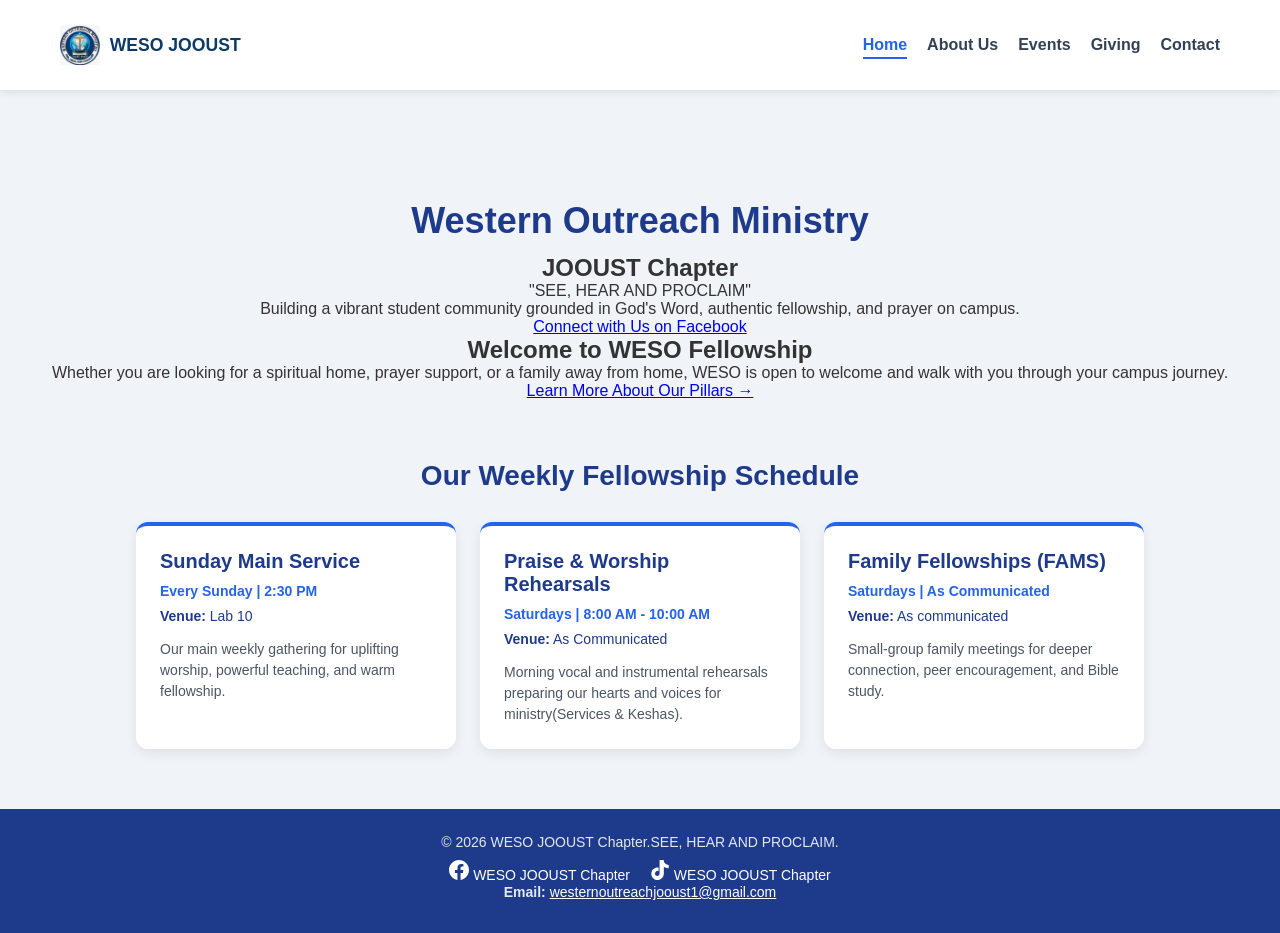
<file: index.html>
<!DOCTYPE html>
<html lang="en">
<head>
    <meta charset="UTF-8">
    <meta name="viewport" content="width=device-width, initial-scale=1.0">
    <title>WESO JOOUST Chapter - Home</title>
    <link rel="stylesheet" href="style.css">
</head>
<body>
    <header class="main-header">
        <div class="nav-container">
            <!-- Updated Logo with Image + Text -->
<a href="index.html" class="logo">
    <img src="weso logo.jpeg" alt="WESO Logo" class="logo-img">
    <span class="logo-text">WESO JOOUST</span>
</a>
            
            <!-- Hamburger Button -->
            <button class="hamburger" id="hamburger-btn" aria-label="Toggle navigation">
                <span class="bar"></span>
                <span class="bar"></span>
                <span class="bar"></span>
            </button>

            <!-- Navigation Links -->
            <ul class="nav-menu" id="nav-menu">
                <li><a href="index.html" class="active">Home</a></li>
                <li><a href="about.html">About Us</a></li>
                <li><a href="events.html">Events</a></li>
                <li><a href="giving.html">Giving</a></li>
                <li><a href="contact.html">Contact</a></li>
            </ul>
        </div>
    </header>
    <!-- Main Content Area -->
    <main>
        <!-- Hero Welcome Banner -->
        <section class="hero-section">
            <h1>Western Outreach Ministry</h1>
            <h2>JOOUST Chapter</h2>
            <p class="tagline">"SEE, HEAR AND PROCLAIM"</p>
            <p class="hero-description">
                Building a vibrant student community grounded in God's Word, authentic fellowship, and prayer on campus.
            </p>
            <a href="https://facebook.com" target="_blank" class="btn-primary">
                Connect with Us on Facebook
            </a>
        </section>

        <!-- Brief Welcome Teaser Section -->
        <section class="teaser-section">
            <h2>Welcome to WESO Fellowship</h2>
            <p>
                Whether you are looking for a spiritual home, prayer support, or a family away from home, WESO is open to welcome and walk with you through your campus journey.
            </p>
            <a href="about.html" class="btn-secondary">Learn More About Our Pillars &rarr;</a>
        </section>

        <!-- Weekly Programs Overview -->
        <section class="programs-section">
            <h2>Our Weekly Fellowship Schedule</h2>
            <div class="cards-container">
                
                <div class="card">
                    <h3>Sunday Main Service</h3>
                    <p class="time">Every Sunday | 2:30 PM</p>
                    <p class="location"><strong>Venue:</strong> Lab 10</p>
                    <p>Our main weekly gathering for uplifting worship, powerful teaching, and warm fellowship.</p>
                </div>

                <div class="card">
                    <h3>Praise & Worship Rehearsals</h3>
                    <p class="time">Saturdays | 8:00 AM - 10:00 AM</p>
                    <p class="location"><strong>Venue:</strong> As Communicated</p>
                    <p>Morning vocal and instrumental rehearsals preparing our hearts and voices for ministry(Services & Keshas).</p>
                </div>

                <div class="card">
                    <h3>Family Fellowships (FAMS)</h3>
                    <p class="time">Saturdays | As Communicated</p>
                    <p class="location"><strong>Venue:</strong> As communicated</p>
                    <p>Small-group family meetings for deeper connection, peer encouragement, and Bible study.</p>
                </div>

            </div>
        </section>
    </main>

    <!-- Footer Section -->
    <footer>
        <p>&copy; 2026 WESO JOOUST Chapter.SEE, HEAR AND PROCLAIM.</p>
       <!-- Social Media Links Block -->
<!-- Social Media Links Block -->
<div class="social-links">
    <!-- 1. Official Facebook Page -->
    <a href="https://www.facebook.com/profile.php?id=61580980378592" target="_blank" rel="noopener noreferrer" class="social-btn facebook">
        <svg viewBox="0 0 24 24" width="20" height="20" fill="currentColor">
            <path d="M24 12.073c0-6.627-5.373-12-12-12s-12 5.373-12 12c0 5.99 4.388 10.954 10.125 11.854v-8.385H7.078v-3.47h3.047V9.43c0-3.007 1.792-4.669 4.533-4.669 1.312 0 2.686.235 2.686.235v2.953H15.83c-1.491 0-1.956.925-1.956 1.874v2.25h3.328l-.532 3.47h-2.796v8.385C19.612 23.027 24 18.062 24 12.073z"/>
        </svg>
        <span>WESO JOOUST Chapter</span>
    </a>

    <!-- 2. TikTok Channel (Placeholder) -->
    <a href="#" target="_blank" rel="noopener noreferrer" class="social-btn tiktok">
        <svg viewBox="0 0 24 24" width="20" height="20" fill="currentColor">
            <path d="M12.525.02c1.31-.02 2.61-.01 3.91-.02.08 1.53.63 3.09 1.75 4.17 1.12 1.11 2.7 1.62 4.24 1.79v4.03c-1.44-.05-2.89-.35-4.2-.97-.57-.26-1.1-.59-1.62-.93-.01 2.92.01 5.84-.02 8.75-.08 1.4-.54 2.79-1.35 3.94-1.31 1.92-3.58 3.17-5.91 3.21-1.43.08-2.86-.31-4.08-1.03-2.02-1.19-3.44-3.37-3.65-5.71-.02-.5-.03-1-.01-1.49.18-1.9 1.12-3.72 2.58-4.96 1.66-1.44 3.98-2.13 6.15-1.72.02 1.48-.04 2.96-.04 4.44-.99-.32-2.15-.23-3.02.37-.82.56-1.31 1.56-1.27 2.57.01.88.48 1.72 1.21 2.19.82.53 1.89.59 2.75.17.84-.4 1.39-1.23 1.51-2.15.06-1.3.03-2.61.04-3.91.01-4.59.01-9.18.01-13.77z"/>
        </svg>
        <span>WESO JOOUST Chapter</span>
    </a>
</div>
<p>
  <strong>Email:</strong> 
  <a href="mailto:westernoutreachjooust1@gmail.com">westernoutreachjooust1@gmail.com</a>
</p>
    </footer>
<script src="script.js"></script>
</body>
</html>
</file>
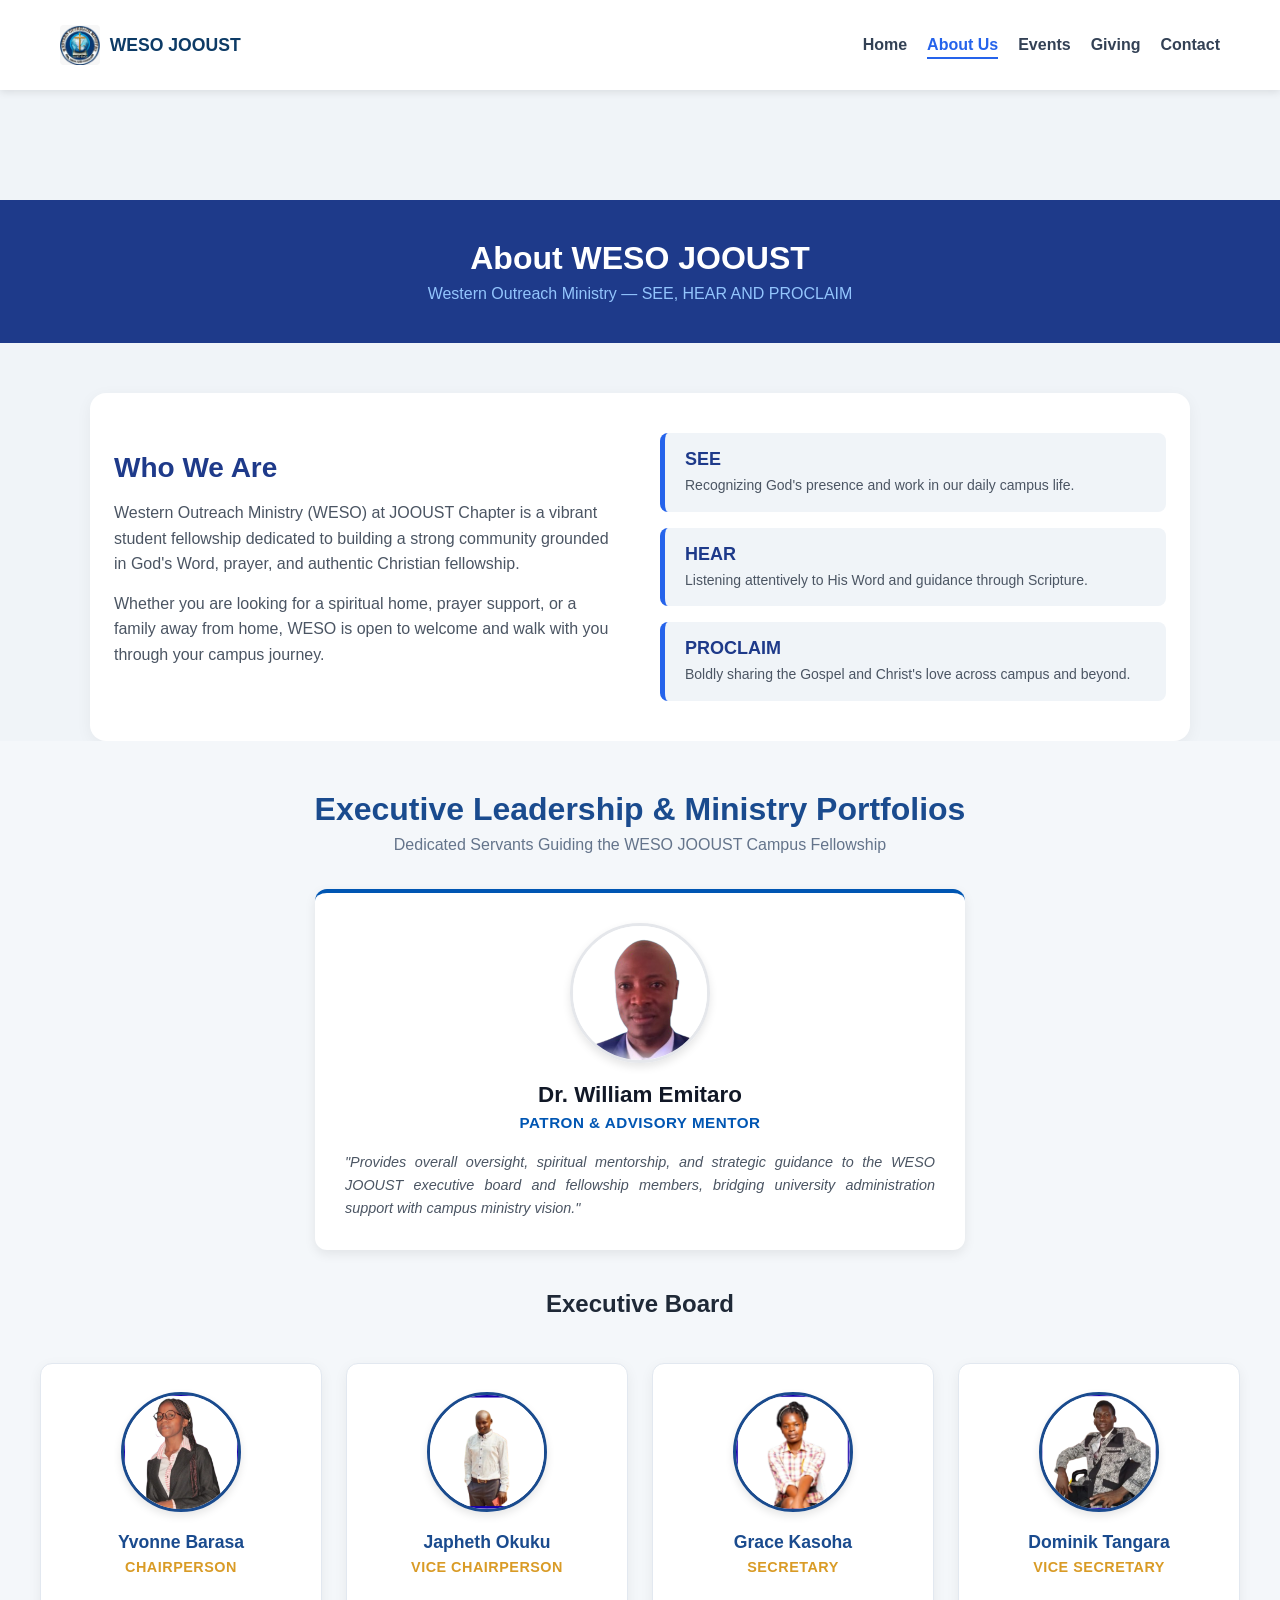
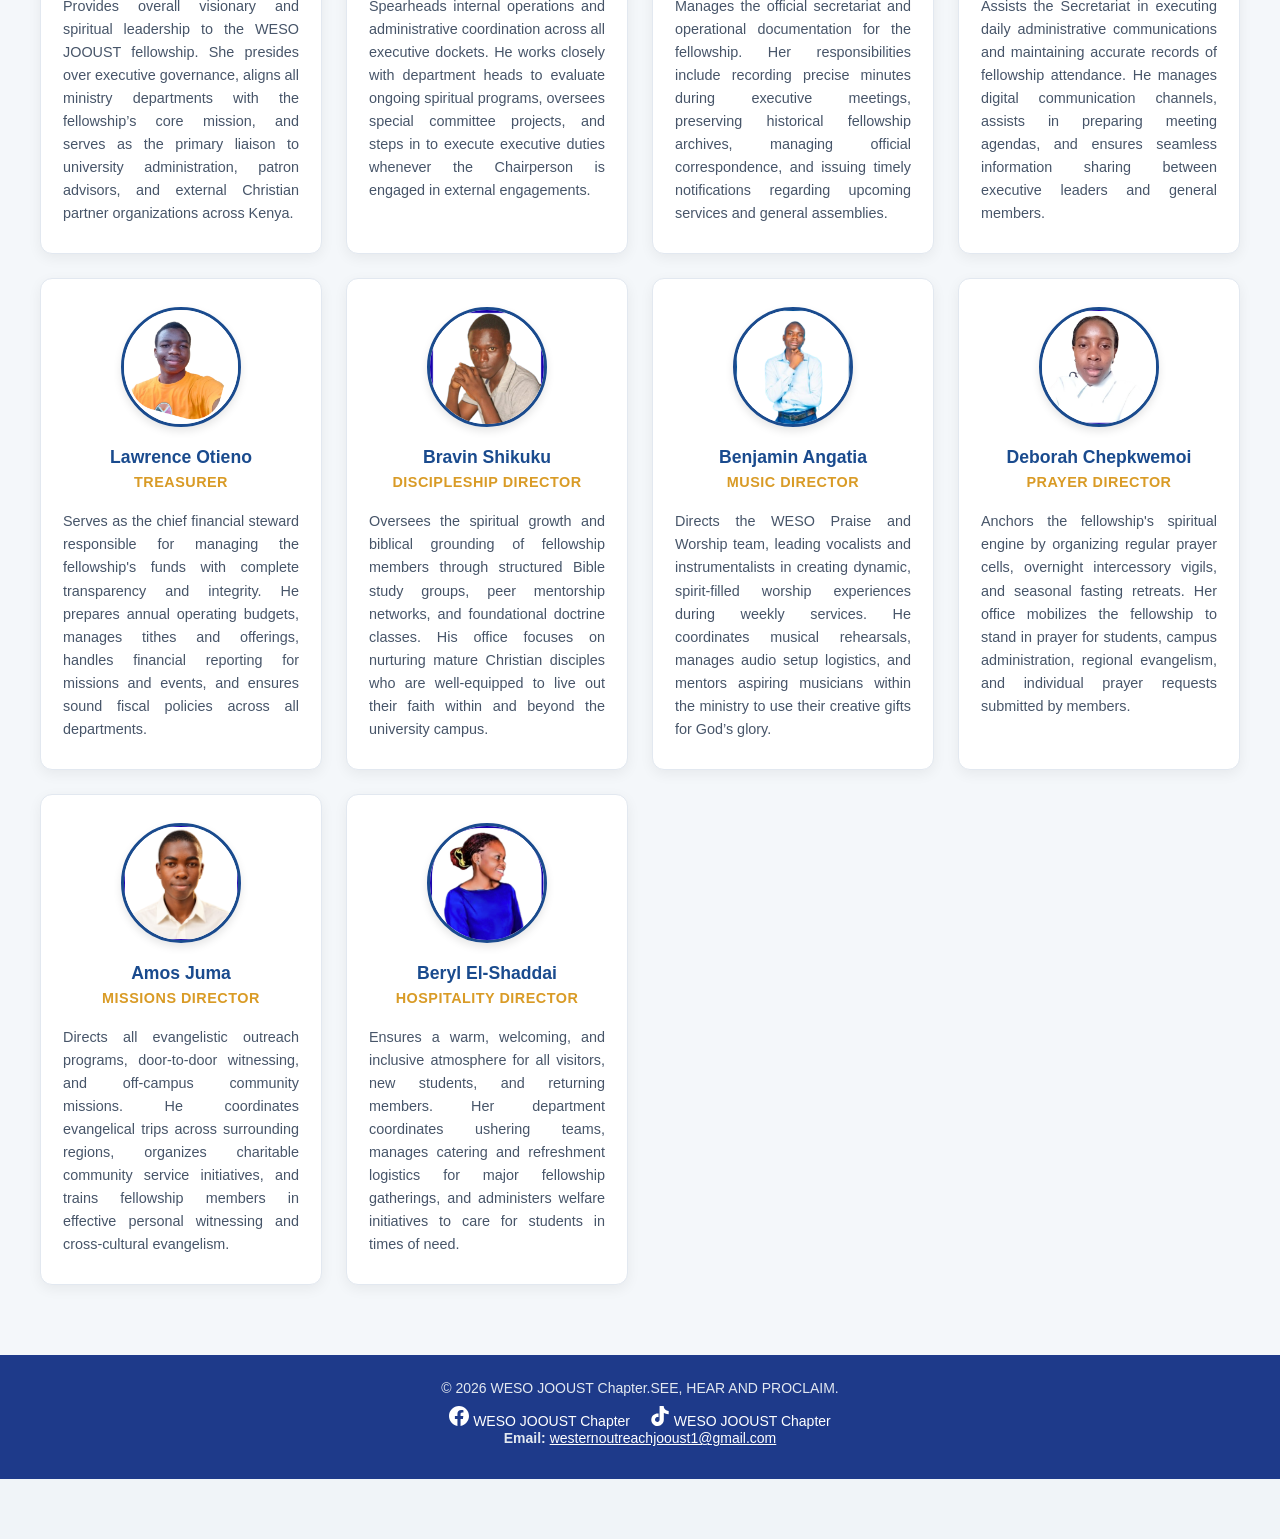
<file: about.html>
<!DOCTYPE html>
<html lang="en">
<head>
    <meta charset="UTF-8">
    <meta name="viewport" content="width=device-width, initial-scale=1.0">
    <title>About Us - WESO JOOUST Chapter</title>
    <link rel="stylesheet" href="style.css">
</head>
<body>
    <header class="main-header">
        <div class="nav-container">
           <!-- Updated Logo with Image + Text -->
<a href="index.html" class="logo">
    <img src="weso logo.jpeg" alt="WESO Logo" class="logo-img">
    <span class="logo-text">WESO JOOUST</span>
</a>
            
            <!-- Hamburger Button -->
            <button class="hamburger" id="hamburger-btn" aria-label="Toggle navigation">
                <span class="bar"></span>
                <span class="bar"></span>
                <span class="bar"></span>
            </button>

            <!-- Navigation Links -->
            <ul class="nav-menu" id="nav-menu">
                <li><a href="index.html">Home</a></li>
                <li><a href="about.html" class="active">About Us</a></li>
                <li><a href="events.html">Events</a></li>
                <li><a href="giving.html">Giving</a></li>
                <li><a href="contact.html">Contact</a></li>
            </ul>
        </div>
    </header>
    <!-- Main Content Area -->
    <main>
        <section class="page-banner">
            <h1>About WESO JOOUST</h1>
            <p>Western Outreach Ministry — SEE, HEAR AND PROCLAIM</p>
        </section>

        <section class="about-section">
            <div class="about-content">
                <div class="about-text">
                    <h2>Who We Are</h2>
                    <p>
                        Western Outreach Ministry (WESO) at JOOUST Chapter is a vibrant student fellowship dedicated to building a strong community grounded in God's Word, prayer, and authentic Christian fellowship.
                    </p>
                    <p>
                        Whether you are looking for a spiritual home, prayer support, or a family away from home, WESO is open to welcome and walk with you through your campus journey.
                    </p>
                </div>

                <div class="pillars-container">
                    <div class="pillar-box">
                        <h3>SEE</h3>
                        <p>Recognizing God's presence and work in our daily campus life.</p>
                    </div>

                    <div class="pillar-box">
                        <h3>HEAR</h3>
                        <p>Listening attentively to His Word and guidance through Scripture.</p>
                    </div>

                    <div class="pillar-box">
                        <h3>PROCLAIM</h3>
                        <p>Boldly sharing the Gospel and Christ's love across campus and beyond.</p>
                    </div>
                </div>
            </div>
        </section>
<section class="leadership-section">
    <h2>Executive Leadership & Ministry Portfolios</h2>
    <p class="section-subtitle">Dedicated Servants Guiding the WESO JOOUST Campus Fellowship</p>
    <div class="patron-card" style="max-width: 650px; margin: 0 auto 40px auto; background: #ffffff; padding: 30px; border-radius: 12px; text-align: center; box-shadow: 0 4px 12px rgba(0,0,0,0.08); border-top: 4px solid #0056b3;">
        <img src="images/Dr. William Emitaro.png" alt="Patron - WESO JOOUST" class="leader-photo" style="width: 140px; height: 140px; border-radius: 50%; object-fit: cover; margin-bottom: 15px; border: 3px solid #e5e7eb;">
        <h3 style="font-size: 1.4rem; color: #111827; margin-bottom: 4px;">Dr. William Emitaro</h3>
        <span class="leader-role" style="display: inline-block; color: #0056b3; font-weight: 600; font-size: 0.95rem; margin-bottom: 12px;">Patron & Advisory Mentor</span>
        <p class="leader-desc" style="font-style: italic; color: #4b5563; line-height: 1.6;">"Provides overall oversight, spiritual mentorship, and strategic guidance to the WESO JOOUST executive board and fellowship members, bridging university administration support with campus ministry vision."</p>
    </div>
    <!--Executive Team Section Header-->
    <h3 style="text-align: center; font-size: 1.5rem; color: #1f2937; margin-bottom: 25px;">Executive Board</h3>
    <div class="leaders-grid">
        <!-- 1. Chairperson -->
        <div class="leader-card">
            <img src="images/Yvonne Barasa.png" alt="Yvonne Barasa - Chairperson" class="leader-photo">
            <h3>Yvonne Barasa</h3>
            <span class="leader-role">Chairperson</span>
            <p class="leader-desc">Provides overall visionary and spiritual leadership to the WESO JOOUST fellowship. She presides over executive governance, aligns all ministry departments with the fellowship’s core mission, and serves as the primary liaison to university administration, patron advisors, and external Christian partner organizations across Kenya.</p>
        </div>

        <!-- 2. Vice Chairperson -->
        <div class="leader-card">
            <img src="images/Japheth Okuku.png" alt="Japheth Okuku - Vice Chairperson" class="leader-photo">
            <h3>Japheth Okuku</h3>
            <span class="leader-role">Vice Chairperson</span>
            <p class="leader-desc">Spearheads internal operations and administrative coordination across all executive dockets. He works closely with department heads to evaluate ongoing spiritual programs, oversees special committee projects, and steps in to execute executive duties whenever the Chairperson is engaged in external engagements.</p>
        </div>

        <!-- 3. Secretary -->
        <div class="leader-card">
            <img src="images/Grace Kasoha.png" alt="Grace Kasoha - Secretary" class="leader-photo">
            <h3>Grace Kasoha</h3>
            <span class="leader-role">Secretary</span>
            <p class="leader-desc">Manages the official secretariat and operational documentation for the fellowship. Her responsibilities include recording precise minutes during executive meetings, preserving historical fellowship archives, managing official correspondence, and issuing timely notifications regarding upcoming services and general assemblies.</p>
        </div>

        <!-- 4. Vice Secretary -->
        <div class="leader-card">
            <img src="images/Tangara Dominic.png" alt="Dominik Tangara - Vice Secretary" class="leader-photo">
            <h3>Dominik Tangara</h3>
            <span class="leader-role">Vice Secretary</span>
            <p class="leader-desc">Assists the Secretariat in executing daily administrative communications and maintaining accurate records of fellowship attendance. He manages digital communication channels, assists in preparing meeting agendas, and ensures seamless information sharing between executive leaders and general members.</p>
        </div>

        <!-- 5. Treasurer -->
        <div class="leader-card">
            <img src="images/Lawrence Otieno.png" alt="Lawrence - Treasurer" class="leader-photo">
            <h3>Lawrence Otieno</h3>
            <span class="leader-role">Treasurer</span>
            <p class="leader-desc">Serves as the chief financial steward responsible for managing the fellowship's funds with complete transparency and integrity. He prepares annual operating budgets, manages tithes and offerings, handles financial reporting for missions and events, and ensures sound fiscal policies across all departments.</p>
        </div>

        <!-- 6. Discipleship Director -->
        <div class="leader-card">
            <img src="images/Bravin Shikuku.png" alt="Bravin Shikuku - Discipleship Director" class="leader-photo">
            <h3>Bravin Shikuku</h3>
            <span class="leader-role">Discipleship Director</span>
            <p class="leader-desc">Oversees the spiritual growth and biblical grounding of fellowship members through structured Bible study groups, peer mentorship networks, and foundational doctrine classes. His office focuses on nurturing mature Christian disciples who are well-equipped to live out their faith within and beyond the university campus.</p>
        </div>

        <!-- 7. Music Director -->
        <div class="leader-card">
            <img src="images/Angatia Benjamin.png" alt="Benjamin Angatia - Music Director" class="leader-photo">
            <h3>Benjamin Angatia</h3>
            <span class="leader-role">Music Director</span>
            <p class="leader-desc">Directs the WESO Praise and Worship team, leading vocalists and instrumentalists in creating dynamic, spirit-filled worship experiences during weekly services. He coordinates musical rehearsals, manages audio setup logistics, and mentors aspiring musicians within the ministry to use their creative gifts for God’s glory.</p>
        </div>

        <!-- 8. Prayer Director -->
        <div class="leader-card">
            <img src="images/Deborah Chepkwemoi.png" alt="Deborah Chepkwemoi - Prayer Director" class="leader-photo">
            <h3>Deborah Chepkwemoi</h3>
            <span class="leader-role">Prayer Director</span>
            <p class="leader-desc">Anchors the fellowship's spiritual engine by organizing regular prayer cells, overnight intercessory vigils, and seasonal fasting retreats. Her office mobilizes the fellowship to stand in prayer for students, campus administration, regional evangelism, and individual prayer requests submitted by members.</p>
        </div>

        <!-- 9. Missions Director -->
        <div class="leader-card">
            <img src="images/Amos Juma.png" alt="Amos Juma - Missions Director" class="leader-photo">
            <h3>Amos Juma</h3>
            <span class="leader-role">Missions Director</span>
            <p class="leader-desc">Directs all evangelistic outreach programs, door-to-door witnessing, and off-campus community missions. He coordinates evangelical trips across surrounding regions, organizes charitable community service initiatives, and trains fellowship members in effective personal witnessing and cross-cultural evangelism.</p>
        </div>

        <!-- 10. Hospitality Director -->
        <div class="leader-card">
            <img src="images/El-Shaddai Beryl.png" alt="Beryl El-Shaddai - Hospitality Director" class="leader-photo">
            <h3>Beryl El-Shaddai</h3>
            <span class="leader-role">Hospitality Director</span>
            <p class="leader-desc">Ensures a warm, welcoming, and inclusive atmosphere for all visitors, new students, and returning members. Her department coordinates ushering teams, manages catering and refreshment logistics for major fellowship gatherings, and administers welfare initiatives to care for students in times of need.</p>
        </div>
    </div>
</section>
 <!-- Footer Section -->
    <footer>
        <p>&copy; 2026 WESO JOOUST Chapter.SEE, HEAR AND PROCLAIM.</p>
<!-- Social Media Links Block -->
<div class="social-links">
    <!-- 1. Official Facebook Page -->
    <a href="https://www.facebook.com/profile.php?id=61580980378592" target="_blank" rel="noopener noreferrer" class="social-btn facebook">
        <svg viewBox="0 0 24 24" width="20" height="20" fill="currentColor">
            <path d="M24 12.073c0-6.627-5.373-12-12-12s-12 5.373-12 12c0 5.99 4.388 10.954 10.125 11.854v-8.385H7.078v-3.47h3.047V9.43c0-3.007 1.792-4.669 4.533-4.669 1.312 0 2.686.235 2.686.235v2.953H15.83c-1.491 0-1.956.925-1.956 1.874v2.25h3.328l-.532 3.47h-2.796v8.385C19.612 23.027 24 18.062 24 12.073z"/>
        </svg>
        <span>WESO JOOUST Chapter</span>
    </a>

    <!-- 2. TikTok Channel (Placeholder) -->
    <a href="#" target="_blank" rel="noopener noreferrer" class="social-btn tiktok">
        <svg viewBox="0 0 24 24" width="20" height="20" fill="currentColor">
            <path d="M12.525.02c1.31-.02 2.61-.01 3.91-.02.08 1.53.63 3.09 1.75 4.17 1.12 1.11 2.7 1.62 4.24 1.79v4.03c-1.44-.05-2.89-.35-4.2-.97-.57-.26-1.1-.59-1.62-.93-.01 2.92.01 5.84-.02 8.75-.08 1.4-.54 2.79-1.35 3.94-1.31 1.92-3.58 3.17-5.91 3.21-1.43.08-2.86-.31-4.08-1.03-2.02-1.19-3.44-3.37-3.65-5.71-.02-.5-.03-1-.01-1.49.18-1.9 1.12-3.72 2.58-4.96 1.66-1.44 3.98-2.13 6.15-1.72.02 1.48-.04 2.96-.04 4.44-.99-.32-2.15-.23-3.02.37-.82.56-1.31 1.56-1.27 2.57.01.88.48 1.72 1.21 2.19.82.53 1.89.59 2.75.17.84-.4 1.39-1.23 1.51-2.15.06-1.3.03-2.61.04-3.91.01-4.59.01-9.18.01-13.77z"/>
        </svg>
        <span>WESO JOOUST Chapter</span>
    </a>
</div>
<p>
  <strong>Email:</strong> 
  <a href="mailto:westernoutreachjooust1@gmail.com">westernoutreachjooust1@gmail.com</a>
</p>
    </footer>
<script src="script.js"></script>
</body>
</html>
</file>
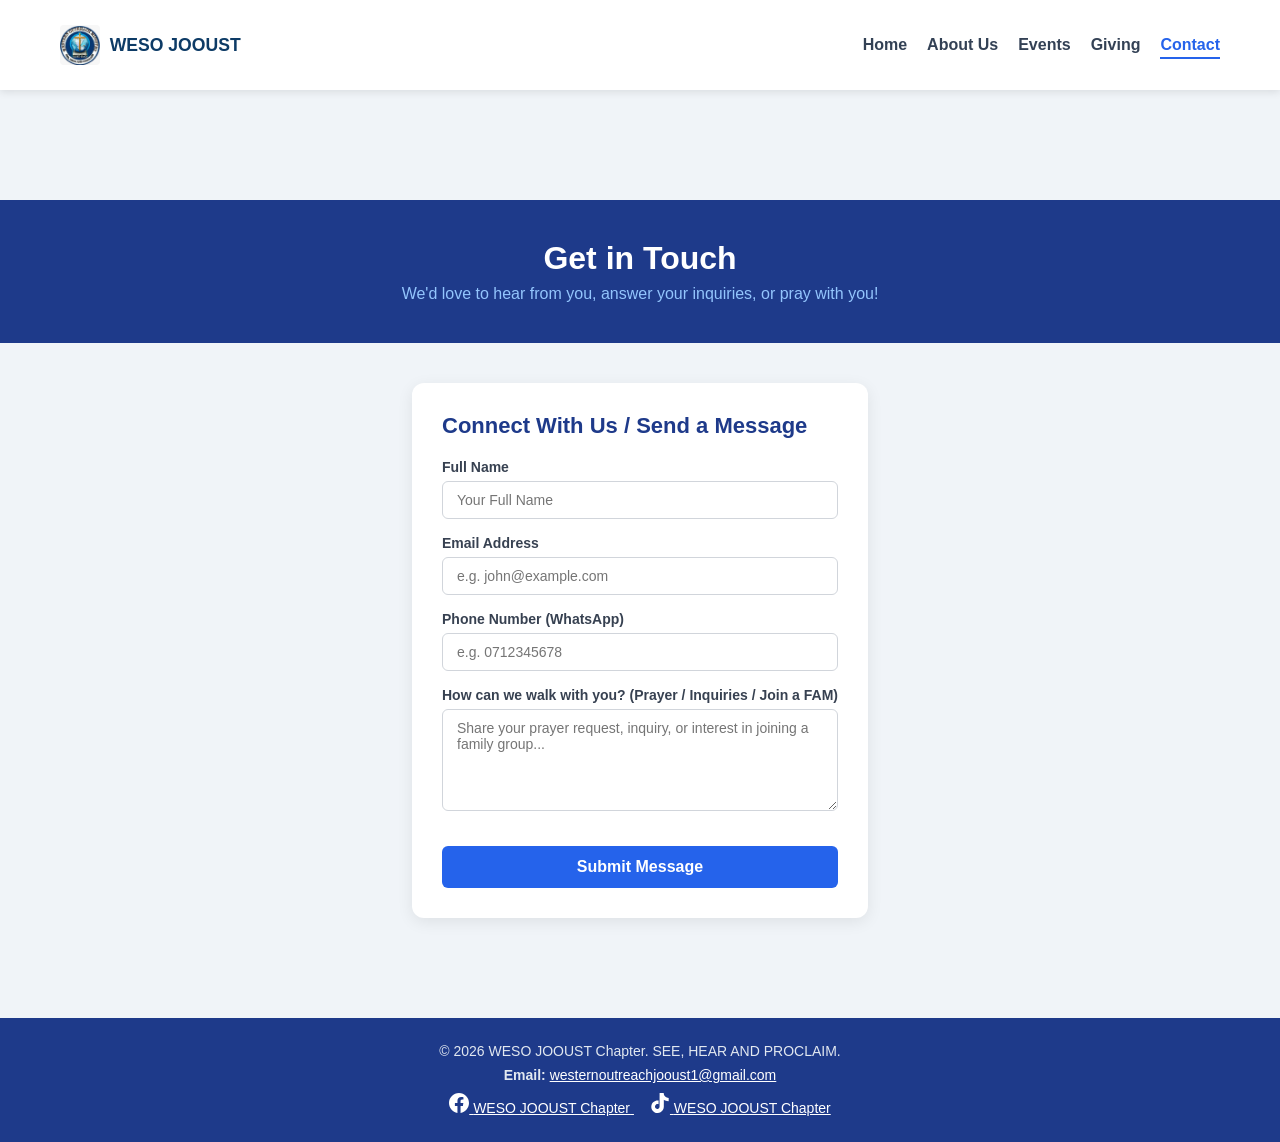
<file: contact.html>
<!DOCTYPE html>
<html lang="en">
<head>
    <meta charset="UTF-8">
    <meta name="viewport" content="width=device-width, initial-scale=1.0">
    <title>Contact Us - WESO JOOUST Chapter</title>
    <link rel="stylesheet" href="style.css">
</head>
<body>
    <header class="main-header">
        <div class="nav-container">
            <!-- Updated Logo with Image + Text -->
<a href="index.html" class="logo">
    <img src="weso logo.jpeg" alt="WESO Logo" class="logo-img">
    <span class="logo-text">WESO JOOUST</span>
</a>
            
            <!-- Hamburger Button -->
            <button class="hamburger" id="hamburger-btn" aria-label="Toggle navigation">
                <span class="bar"></span>
                <span class="bar"></span>
                <span class="bar"></span>
            </button>

            <!-- Navigation Links -->
            <ul class="nav-menu" id="nav-menu">
                <li><a href="index.html">Home</a></li>
                <li><a href="about.html">About Us</a></li>
                <li><a href="events.html">Events</a></li>
                <li><a href="giving.html">Giving</a></li>
                <li><a href="contact.html" class="active">Contact</a></li>
            </ul>
        </div>
    </header>

    <!-- Single Main Content Area -->
    <main>
        <section class="page-banner">
            <h1>Get in Touch</h1>
            <p>We'd love to hear from you, answer your inquiries, or pray with you!</p>
        </section>

        <section class="form-section">
            <div class="contact-container">
                <!-- Single Unified Netlify Form -->
                <form class="contact-form" name="weso-contact" method="POST" data-netlify="true">
                    <!-- Required hidden input for Netlify Form processing -->
                    <input type="hidden" name="form-name" value="weso-contact" />

                    <h2>Connect With Us / Send a Message</h2>
                    
                    <div class="form-group">
                        <label for="name">Full Name</label>
                        <input type="text" id="name" name="name" placeholder="Your Full Name" required />
                    </div>

                    <div class="form-group">
                        <label for="email">Email Address</label>
                        <input type="email" id="email" name="email" placeholder="e.g. john@example.com" required />
                    </div>

                    <div class="form-group">
                        <label for="phone">Phone Number (WhatsApp)</label>
                        <input type="tel" id="phone" name="phone" placeholder="e.g. 0712345678" required />
                    </div>

                    <div class="form-group">
                        <label for="message">How can we walk with you? (Prayer / Inquiries / Join a FAM)</label>
                        <textarea id="message" name="message" rows="5" placeholder="Share your prayer request, inquiry, or interest in joining a family group..." required></textarea>
                    </div>

                    <button type="submit" class="submit-btn">Submit Message</button>
                </form>
            </div>
        </section>
    </main>

    <!-- Footer Section -->
    <footer class="main-footer">
        <div class="footer-container">
            <p>&copy; 2026 WESO JOOUST Chapter. SEE, HEAR AND PROCLAIM.</p>

            <p>
                <strong>Email:</strong> 
                <a href="mailto:westernoutreachjooust1@gmail.com">westernoutreachjooust1@gmail.com</a>
            </p>

            <!-- Social Media Links Block -->
            <div class="social-links">
                <!-- 1. Official Facebook Page -->
                <a href="https://www.facebook.com/profile.php?id=61580980378592" target="_blank" rel="noopener noreferrer" class="social-btn facebook">
                    <svg viewBox="0 0 24 24" width="20" height="20" fill="currentColor">
                        <path d="M24 12.073c0-6.627-5.373-12-12-12s-12 5.373-12 12c0 5.99 4.388 10.954 10.125 11.854v-8.385H7.078v-3.47h3.047V9.43c0-3.007 1.792-4.669 4.533-4.669 1.312 0 2.686.235 2.686.235v2.953H15.83c-1.491 0-1.956.925-1.956 1.874v2.25h3.328l-.532 3.47h-2.796v8.385C19.612 23.027 24 18.062 24 12.073z"/>
                    </svg>
                    <span>WESO JOOUST Chapter</span>
                </a>

                <!-- 2. TikTok Channel (Placeholder) -->
                <a href="#" target="_blank" rel="noopener noreferrer" class="social-btn tiktok">
                    <svg viewBox="0 0 24 24" width="20" height="20" fill="currentColor">
                        <path d="M12.525.02c1.31-.02 2.61-.01 3.91-.02.08 1.53.63 3.09 1.75 4.17 1.12 1.11 2.7 1.62 4.24 1.79v4.03c-1.44-.05-2.89-.35-4.2-.97-.57-.26-1.1-.59-1.62-.93-.01 2.92.01 5.84-.02 8.75-.08 1.4-.54 2.79-1.35 3.94-1.31 1.92-3.58 3.17-5.91 3.21-1.43.08-2.86-.31-4.08-1.03-2.02-1.19-3.44-3.37-3.65-5.71-.02-.5-.03-1-.01-1.49.18-1.9 1.12-3.72 2.58-4.96 1.66-1.44 3.98-2.13 6.15-1.72.02 1.48-.04 2.96-.04 4.44-.99-.32-2.15-.23-3.02.37-.82.56-1.31 1.56-1.27 2.57.01.88.48 1.72 1.21 2.19.82.53 1.89.59 2.75.17.84-.4 1.39-1.23 1.51-2.15.06-1.3.03-2.61.04-3.91.01-4.59.01-9.18.01-13.77z"/>
                    </svg>
                    <span>WESO JOOUST Chapter</span>
                </a>
            </div>
        </div>
    </footer>
<script src="script.js"></script>
</body>
</html>
</file>
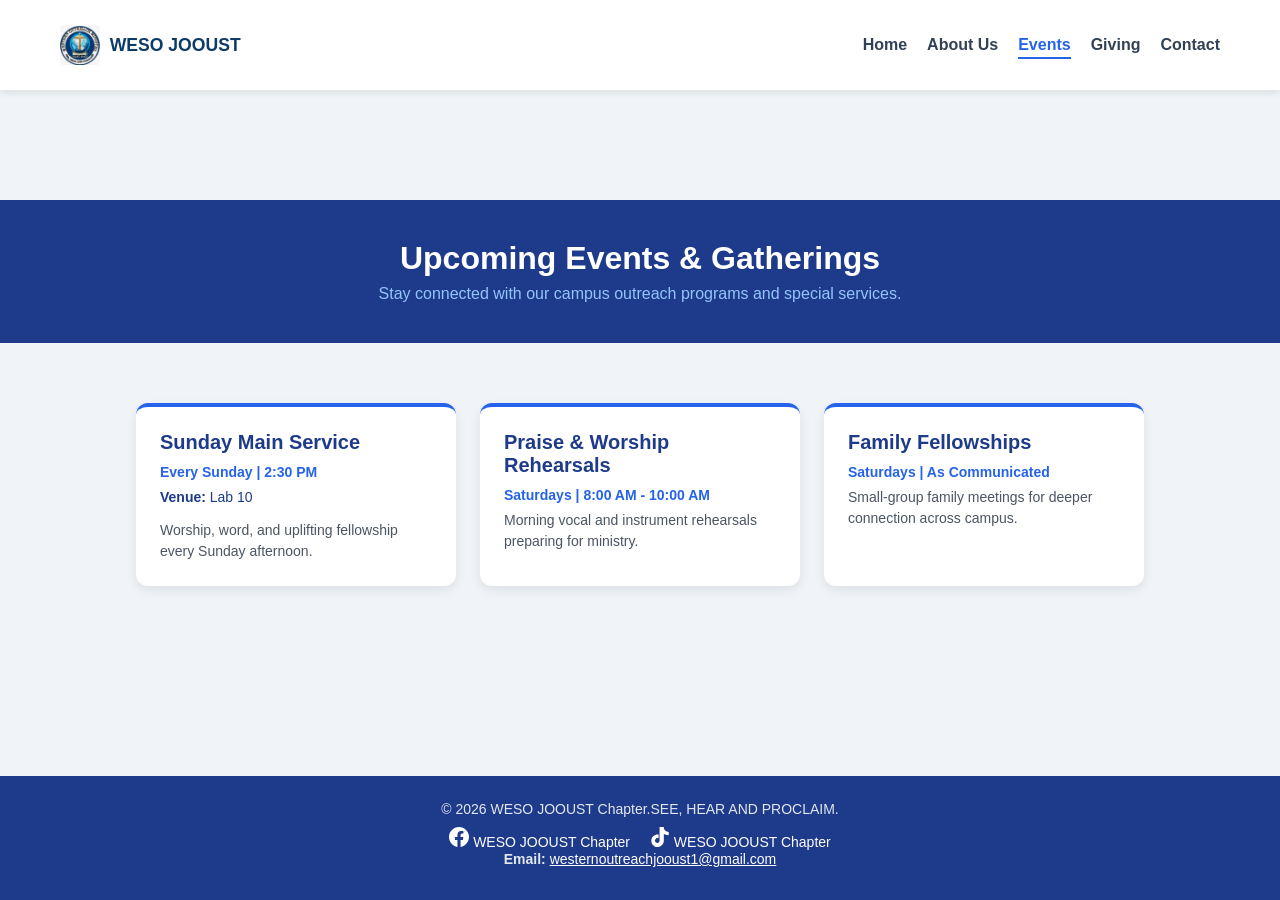
<file: events.html>
<!DOCTYPE html>
<html lang="en">
<head>
    <meta charset="UTF-8">
    <meta name="viewport" content="width=device-width, initial-scale=1.0">
    <title>Events - WESO JOOUST Chapter</title>
    <link rel="stylesheet" href="style.css">
</head>
<body>
    <header class="main-header">
        <div class="nav-container">
            <!-- Updated Logo with Image + Text -->
<a href="index.html" class="logo">
    <img src="weso logo.jpeg" alt="WESO Logo" class="logo-img">
    <span class="logo-text">WESO JOOUST</span>
</a>
            
            <!-- Hamburger Button -->
            <button class="hamburger" id="hamburger-btn" aria-label="Toggle navigation">
                <span class="bar"></span>
                <span class="bar"></span>
                <span class="bar"></span>
            </button>

            <!-- Navigation Links -->
            <ul class="nav-menu" id="nav-menu">
                <li><a href="index.html">Home</a></li>
                <li><a href="about.html">About Us</a></li>
                <li><a href="events.html" class="active">Events</a></li>
                <li><a href="giving.html">Giving</a></li>
                <li><a href="contact.html">Contact</a></li>
            </ul>
        </div>
    </header>
    <!-- Main Content Area -->
    <main>
        <section class="page-banner">
            <h1>Upcoming Events & Gatherings</h1>
            <p>Stay connected with our campus outreach programs and special services.</p>
        </section>

        <section class="programs-section">
            <div class="cards-container">
                <div class="card">
                    <h3>Sunday Main Service</h3>
                    <p class="time">Every Sunday | 2:30 PM</p>
                    <p class="location"><strong>Venue:</strong> Lab 10</p>
                    <p>Worship, word, and uplifting fellowship every Sunday afternoon.</p>
                </div>

                <div class="card">
                    <h3>Praise & Worship Rehearsals</h3>
                    <p class="time">Saturdays | 8:00 AM - 10:00 AM</p>
                    <p>Morning vocal and instrument rehearsals preparing for ministry.</p>
                </div>

                <div class="card">
                    <h3>Family Fellowships</h3>
                    <p class="time">Saturdays | As Communicated</p>
                    <p>Small-group family meetings for deeper connection across campus.</p>
                </div>
            </div>
        </section>
    </main>

  <!-- Footer Section -->
    <footer>
        <p>&copy; 2026 WESO JOOUST Chapter.SEE, HEAR AND PROCLAIM.</p>
   <!-- Social Media Links Block -->
<div class="social-links">
    <!-- 1. Official Facebook Page -->
    <a href="https://www.facebook.com/profile.php?id=61580980378592" target="_blank" rel="noopener noreferrer" class="social-btn facebook">
        <svg viewBox="0 0 24 24" width="20" height="20" fill="currentColor">
            <path d="M24 12.073c0-6.627-5.373-12-12-12s-12 5.373-12 12c0 5.99 4.388 10.954 10.125 11.854v-8.385H7.078v-3.47h3.047V9.43c0-3.007 1.792-4.669 4.533-4.669 1.312 0 2.686.235 2.686.235v2.953H15.83c-1.491 0-1.956.925-1.956 1.874v2.25h3.328l-.532 3.47h-2.796v8.385C19.612 23.027 24 18.062 24 12.073z"/>
        </svg>
        <span>WESO JOOUST Chapter</span>
    </a>

    <!-- 2. TikTok Channel (Placeholder) -->
    <a href="#" target="_blank" rel="noopener noreferrer" class="social-btn tiktok">
        <svg viewBox="0 0 24 24" width="20" height="20" fill="currentColor">
            <path d="M12.525.02c1.31-.02 2.61-.01 3.91-.02.08 1.53.63 3.09 1.75 4.17 1.12 1.11 2.7 1.62 4.24 1.79v4.03c-1.44-.05-2.89-.35-4.2-.97-.57-.26-1.1-.59-1.62-.93-.01 2.92.01 5.84-.02 8.75-.08 1.4-.54 2.79-1.35 3.94-1.31 1.92-3.58 3.17-5.91 3.21-1.43.08-2.86-.31-4.08-1.03-2.02-1.19-3.44-3.37-3.65-5.71-.02-.5-.03-1-.01-1.49.18-1.9 1.12-3.72 2.58-4.96 1.66-1.44 3.98-2.13 6.15-1.72.02 1.48-.04 2.96-.04 4.44-.99-.32-2.15-.23-3.02.37-.82.56-1.31 1.56-1.27 2.57.01.88.48 1.72 1.21 2.19.82.53 1.89.59 2.75.17.84-.4 1.39-1.23 1.51-2.15.06-1.3.03-2.61.04-3.91.01-4.59.01-9.18.01-13.77z"/>
        </svg>
        <span>WESO JOOUST Chapter</span>
    </a>
</div>
<p>
  <strong>Email:</strong> 
  <a href="mailto:westernoutreachjooust1@gmail.com">westernoutreachjooust1@gmail.com</a>
</p>
    </footer>
<script src="script.js"></script>
</body>
</html>
</file>
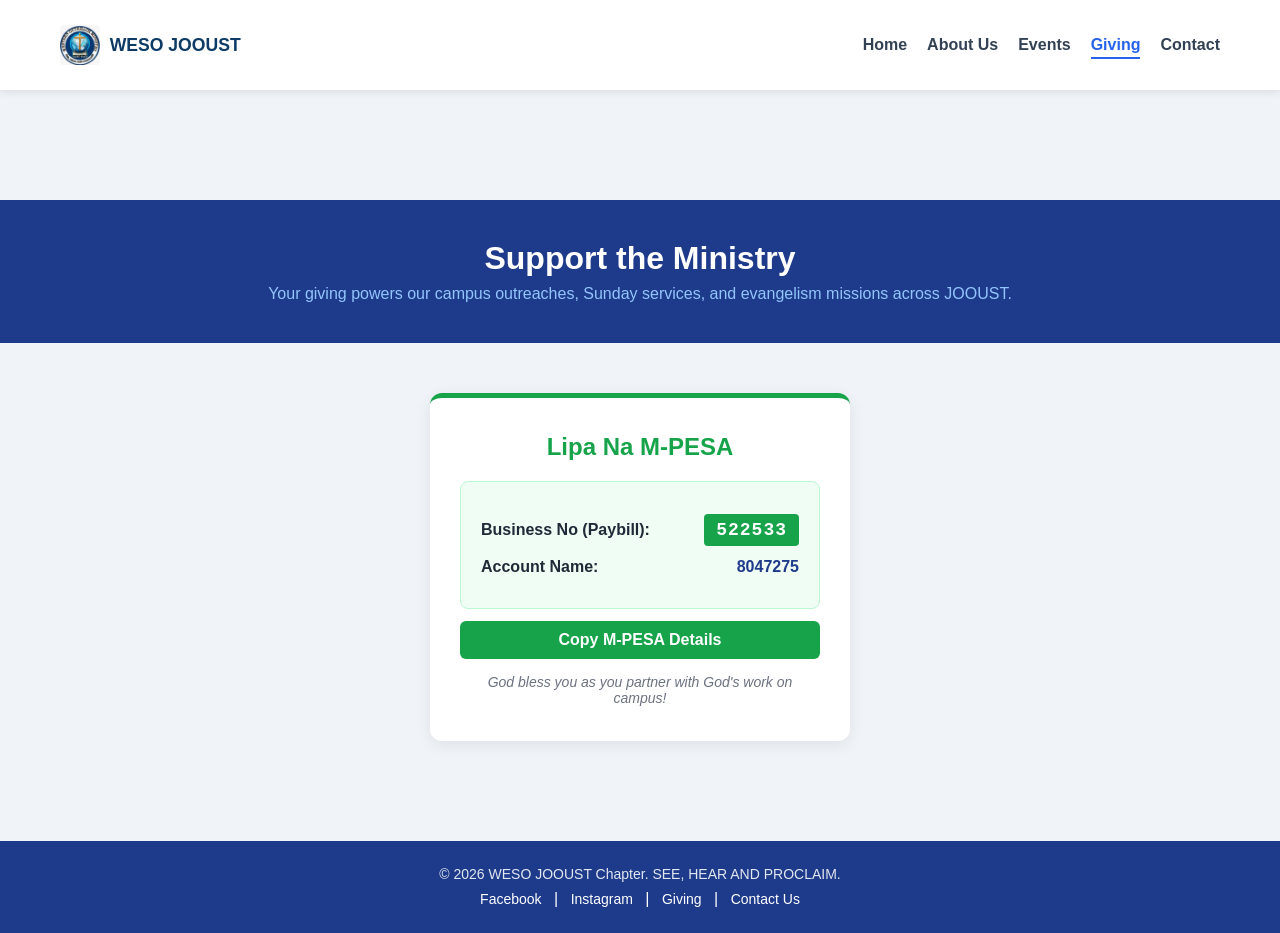
<file: giving.html>
<!DOCTYPE html>
<html lang="en">
<head>
    <meta charset="UTF-8">
    <meta name="viewport" content="width=device-width, initial-scale=1.0">
    <title>Giving - WESO JOOUST Chapter</title>
    <link rel="stylesheet" href="style.css">
</head>
<body>
    <header class="main-header">
        <div class="nav-container">
          <!-- Updated Logo with Image + Text -->
<a href="index.html" class="logo">
    <img src="weso logo.jpeg" alt="WESO Logo" class="logo-img">
    <span class="logo-text">WESO JOOUST</span>
</a>
            
            <!-- Hamburger Button -->
            <button class="hamburger" id="hamburger-btn" aria-label="Toggle navigation">
                <span class="bar"></span>
                <span class="bar"></span>
                <span class="bar"></span>
            </button>

            <!-- Navigation Links -->
            <ul class="nav-menu" id="nav-menu">
                <li><a href="index.html">Home</a></li>
                <li><a href="about.html">About Us</a></li>
                <li><a href="events.html">Events</a></li>
                <li><a href="giving.html" class="active">Giving</a></li>
                <li><a href="contact.html">Contact</a></li>
            </ul>
        </div>
    </header>

    <!-- Main Content Area -->
    <main>
        <section class="page-banner">
            <h1>Support the Ministry</h1>
            <p>Your giving powers our campus outreaches, Sunday services, and evangelism missions across JOOUST.</p>
        </section>

        <section class="giving-container">
            <div class="giving-card">
                <h2 class="giving-card-title">Lipa Na M-PESA</h2>

                <div class="paybill-details">
                    <div class="paybill-row">
                        <span><strong>Business No (Paybill):</strong></span>
                        <span class="paybill-badge" id="paybill-number">522533</span>
                    </div>

                    <div class="paybill-row">
                        <span><strong>Account Name:</strong></span>
                        <span class="account-name" id="account-number">8047275</span>
                    </div>
                </div>

                <button type="button" id="copy-paybill-btn" style="width: 100%; margin-top: 12px; background-color: #16a34a; color: white; padding: 10px; border: none; border-radius: 6px; font-weight: bold; cursor: pointer;">
                    Copy M-PESA Details
                </button>

                <p class="giving-footer" style="margin-top: 15px;">
                    God bless you as you partner with God's work on campus!
                </p>
            </div>
        </section>
    </main>

    <!-- Footer Section -->
    <footer>
        <p>&copy; 2026 WESO JOOUST Chapter. SEE, HEAR AND PROCLAIM.</p>
        <div class="footer-links">
            <a href="#">Facebook</a> | 
            <a href="#">Instagram</a> | 
            <a href="giving.html">Giving</a> | 
            <a href="contact.html">Contact Us</a>
        </div>
    </footer>

    <script src="script.js"></script>
</body>
</html>
</file>
<file: style.css>
/* ==========================================================================
   1. GLOBAL RESET & BASE STYLES
   ========================================================================== */
* {
    margin: 0;
    padding: 0;
    box-sizing: border-box;
}

body {
    font-family: Arial, sans-serif;
    background-color: #f0f4f8;
    color: #333;
    display: flex;
    flex-direction: column;
    min-height: 100vh;
}

/* ==========================================================================
   2. HEADER & NAVIGATION BAR
   ========================================================================== */
.main-header {
    background-color: #ffffff;
    display: flex;
    justify-content: space-between;
    align-items: center;
    padding: 15px 5%;
    box-shadow: 0 2px 10px rgba(0, 0, 0, 0.08);
    position: fixed;
    top: 0;
    left: 0;
    width: 100%;
    z-index: 1000;
}

.nav-container {
    display: flex;
    justify-content: space-between;
    align-items: center;
    width: 100%;
}

.logo {
    font-size: 20px;
    font-weight: bold;
    color: #1e3a8a;
    text-decoration: none;
}
/* Logo container styling */
.logo {
    display: flex;
    align-items: center;
    gap: 10px;
    text-decoration: none;
    font-weight: 700;
    font-size: 1.25rem;
    color: #1f2937;
}

/* Logo image sizing */
.logo-img {
    height: 40px;          /* Adjust height to fit header */
    width: auto;           /* Maintain natural aspect ratio */
    object-fit: contain;
    border-radius: 4px;    /* Optional: slightly rounded corners */
}

/* Optional: style for text next to logo */
.logo-text {
    font-weight: bold;
    font-size: 1.2rem;
}
.nav-menu {
    list-style: none;
    display: flex;
    gap: 24px;
    margin: 0;
    padding: 0;
}

.nav-menu a {
    text-decoration: none;
    color: #4b5563;
    font-weight: 600;
    font-size: 16px;
    transition: color 0.2s ease;
}

.nav-menu a:hover {
    color: #2563eb;
}

/* Active Navigation Link */
.nav-menu a.active {
    color: #2563eb;
    border-bottom: 2px solid #2563eb;
    padding-bottom: 4px;
}

/* Hamburger Toggle Button (Hidden on Desktop) */
.hamburger {
    display: none;
    flex-direction: column;
    justify-content: space-between;
    width: 28px;
    height: 20px;
    background: transparent;
    border: none;
    cursor: pointer;
    padding: 0;
    z-index: 1001;
}

.hamburger .bar {
    width: 100%;
    height: 3px;
    background-color: #1e3a8a;
    border-radius: 2px;
    transition: all 0.3s ease;
    display: block;
}
/* ==========================================================================
   3. HERO & MAIN CONTENT STYLING
   ========================================================================== */
main {
    text-align: center;
    padding-top: 110px; /* Space below fixed header */
    padding-bottom: 60px;
    flex: 1; /* Pushes footer down */
}

.main-graphic-container {
    margin-bottom: 20px;
    display: flex;
    justify-content: center;
}

.main-graphic {
    max-width: 240px;
    width: 100%;
    height: auto;
    border-radius: 50%;
    box-shadow: 0 6px 18px rgba(0, 0, 0, 0.12);
}

h1 {
    color: #1e3a8a;
    font-size: 36px;
    margin-bottom: 12px;
}

main > p {
    color: #4b5563;
    font-size: 18px;
    margin-bottom: 10px;
}

button {
    background-color: #2563eb;
    color: white;
    border: none;
    padding: 12px 28px;
    font-size: 16px;
    border-radius: 6px;
    cursor: pointer;
    font-weight: bold;
    margin-top: 15px;
    transition: background-color 0.2s ease, transform 0.1s ease;
}

button:hover {
    background-color: #1d4ed8;
}

button:active {
    transform: scale(0.98);
}

/* ==========================================================================
   4. WEEKLY PROGRAM CARDS SECTION (HOMEPAGE / EVENTS)
   ========================================================================== */
.programs-section {
    margin-top: 60px;
    padding: 0 20px;
}

.programs-section h2 {
    color: #1e3a8a;
    font-size: 28px;
    margin-bottom: 30px;
}

.cards-container {
    display: flex;
    justify-content: center;
    gap: 24px;
    flex-wrap: wrap;
}

.card {
    background-color: #ffffff;
    border-radius: 12px;
    padding: 24px;
    width: 100%;
    max-width: 320px;
    box-shadow: 0 4px 12px rgba(0, 0, 0, 0.08);
    transition: transform 0.3s ease, box-shadow 0.3s ease;
    text-align: left;
    border-top: 4px solid #2563eb;
}

.card:hover {
    transform: translateY(-8px);
    box-shadow: 0 8px 24px rgba(0, 0, 0, 0.15);
}

.card h3 {
    color: #1e3a8a;
    font-size: 20px;
    margin-bottom: 8px;
}

.card .time {
    color: #2563eb;
    font-weight: bold;
    font-size: 14px;
    margin-bottom: 4px;
}

.card .location {
    color: #1e3a8a;
    font-size: 14px;
    margin-bottom: 12px;
}

.card p {
    color: #4b5563;
    font-size: 14px;
    line-height: 1.5;
}

/* ==========================================================================
   5. ABOUT SECTION STYLING
   ========================================================================== */
.about-section {
    margin: 50px auto 0;
    padding: 40px 24px;
    background-color: #ffffff;
    border-radius: 16px;
    max-width: 1100px;
    width: 92%;
    box-shadow: 0 4px 16px rgba(0, 0, 0, 0.05);
}

.about-content {
    display: flex;
    gap: 40px;
    align-items: center;
    justify-content: space-between;
    text-align: left;
    flex-wrap: wrap; 
}

.about-text {
    flex: 1 1 300px;
}

.about-text h2 {
    color: #1e3a8a;
    font-size: 28px;
    margin-bottom: 16px;
}

.about-text p {
    color: #4b5563;
    font-size: 16px;
    line-height: 1.6;
    margin-bottom: 14px;
}

.pillars-container {
    flex: 1 1 300px;
    display: flex;
    flex-direction: column;
    gap: 16px;
}

.pillar-box {
    background-color: #f0f4f8;
    padding: 16px 20px;
    border-left: 5px solid #2563eb;
    border-radius: 8px;
}

.pillar-box h3 {
    color: #1e3a8a;
    font-size: 18px;
    margin-bottom: 6px;
}

.pillar-box p {
    color: #4b5563;
    font-size: 14px;
    line-height: 1.4;
    margin: 0;
}

/* ==========================================================================
   6. PAGE BANNERS
   ========================================================================== */
.page-banner {
    background-color: #1e3a8a;
    color: #ffffff;
    padding: 40px 20px;
    margin-bottom: 40px;
}

.page-banner h1 {
    color: #ffffff;
    font-size: 32px;
    margin-bottom: 8px;
}

.page-banner p {
    color: #93c5fd;
    font-size: 16px;
}

/* ==========================================================================
   7. GIVING SECTION (Lipa Na M-PESA Card)
   ========================================================================== */
.giving-container {
    padding: 10px 20px 40px;
    display: flex;
    justify-content: center;
}

.giving-card {
    background-color: #ffffff;
    padding: 35px 30px;
    border-radius: 12px;
    box-shadow: 0 4px 16px rgba(0, 0, 0, 0.08);
    border-top: 5px solid #16a34a; /* M-PESA Green Accent */
    max-width: 420px;
    width: 100%;
    text-align: center;
}

.giving-card-title {
    color: #16a34a;
    margin-bottom: 20px;
    font-size: 24px;
}

.paybill-details {
    background-color: #f0fdf4;
    padding: 20px;
    border-radius: 8px;
    border: 1px solid #bbf7d0;
}

.paybill-row {
    margin: 12px 0;
    font-size: 16px;
    color: #1f2937;
    display: flex;
    justify-content: space-between;
    align-items: center;
    gap: 10px;
}

.paybill-badge {
    background-color: #16a34a;
    color: #ffffff;
    font-weight: bold;
    padding: 6px 12px;
    border-radius: 4px;
    font-family: 'Courier New', Courier, monospace;
    font-size: 18px;
    letter-spacing: 1px;
}

.account-name {
    color: #1e3a8a;
    font-weight: bold;
    font-size: 16px;
}

.giving-footer {
    margin-top: 20px;
    font-size: 14px;
    color: #6b7280;
    font-style: italic;
}

/* ==========================================================================
   8. CONNECT & CONTACT FORM STYLING
   ========================================================================== */
.form-section {
    display: flex;
    justify-content: center;
    padding: 0 20px 40px;
}

.contact-form {
    background-color: #ffffff;
    padding: 30px;
    border-radius: 12px;
    width: 100%;
    max-width: 520px;
    box-shadow: 0 4px 16px rgba(0, 0, 0, 0.08);
    text-align: left;
}

.contact-form h2 {
    color: #1e3a8a;
    font-size: 22px;
    margin-bottom: 20px;
}

.contact-form label {
    display: block;
    margin-bottom: 6px;
    color: #374151;
    font-weight: 600;
    font-size: 14px;
}

.contact-form input,
.contact-form textarea {
    width: 100%;
    padding: 10px 14px;
    margin-bottom: 16px;
    border: 1px solid #d1d5db;
    border-radius: 6px;
    font-size: 14px;
    font-family: inherit;
}

.contact-form input:focus,
.contact-form textarea:focus {
    outline: none;
    border-color: #2563eb;
    box-shadow: 0 0 0 3px rgba(37, 99, 235, 0.1);
}

.contact-form button {
    width: 100%;
}

/* ==========================================================================
   9. FOOTER STYLING
   ========================================================================== */
footer {
    background-color: #1e3a8a;
    color: #ffffff;
    text-align: center;
    padding: 25px 20px;
}

footer p {
    color: #e2e8f0;
    font-size: 14px;
    margin-bottom: 8px;
}

.footer-links a,
.social-links a {
    color: #93c5fd;
    text-decoration: none;
    font-size: 14px;
    margin: 0 8px;
    transition: color 0.2s ease;
}

.footer-links a:hover,
.social-links a:hover {
    color: #ffffff;
    text-decoration: underline;
}

.social-links {
    margin-top: 10px;
}

/* ==========================================================================
   10. MEDIA QUERIES FOR MOBILE RESPONSIVENESS
   ========================================================================== */
@media (max-width: 768px) {
    .main-header {
        justify-content: space-between;
        padding: 12px 20px;
    }

    /* Show the 3-line Hamburger Button on mobile */
    .hamburger {
        display: flex;
    }

    /* Mobile Menu Drawer - Dropdown anchored to Top Right */
    .nav-menu {
        position: absolute;
        top: 100%;
        right: 20px;
        width: 220px;
        background-color: #ffffff;
        flex-direction: column;
        gap: 0;
        border-radius: 8px;
        box-shadow: 0 8px 20px rgba(0, 0, 0, 0.15);
        border: 1px solid #e5e7eb;
        display: none; /* Hidden until toggled */
        padding: 10px 0;
        overflow: hidden;
    }

    /* Revealed state when toggled via JS */
    .nav-menu.active {
        display: flex;
    }

    .nav-menu li {
        width: 100%;
    }

    .nav-menu a {
        display: block;
        padding: 12px 20px;
        font-size: 15px;
        width: 100%;
    }

    .nav-menu a:hover {
        background-color: #f0f4f8;
    }

    main {
        padding-top: 90px;
    }

    h1 {
        font-size: 28px;
    }

    .about-section {
        padding: 24px 16px;
    }

    .about-content {
        gap: 24px;
    }

    .paybill-row {
        flex-direction: column;
        gap: 6px;
    }
}
}
/* Executive Leadership Section Styling */
.leadership-section {
    padding: 50px 20px;
    text-align: center;
    background-color: #f9fafb;
}

.leadership-section h2 {
    font-size: 2rem;
    color: #1e3a8a; /* WESO Blue */
    margin-bottom: 8px;
}

.section-subtitle {
    color: #6b7280;
    margin-bottom: 35px;
    font-size: 1rem;
}

/* 3-Column Responsive Grid */
.leaders-grid {
    display: grid;
    grid-template-columns: repeat(auto-fit, minmax(260px, 1fr));
    gap: 25px;
    max-width: 1200px;
    margin: 0 auto;
}

/* Individual Leader Card */
.leader-card {
    background-color: #ffffff;
    border-radius: 12px;
    padding: 25px 20px;
    box-shadow: 0 4px 12px rgba(0, 0, 0, 0.06);
    border: 1px solid #e5e7eb;
    transition: transform 0.2s ease, box-shadow 0.2s ease;
}

.leader-card:hover {
    transform: translateY(-6px);
    box-shadow: 0 10px 22px rgba(0, 0, 0, 0.12);
}

/* Round Profile Image */
.leader-photo {
    width: 110px;
    height: 110px;
    border-radius: 50%;
    object-fit: cover;
    margin-bottom: 15px;
    border: 3px solid #16a34a; /* WESO Green Accent */
}

.leader-card h3 {
    margin: 8px 0 4px 0;
    font-size: 1.25rem;
    color: #1e3a8a;
}

.leader-role {
    display: inline-block;
    font-size: 0.88rem;
    font-weight: 700;
    color: #16a34a;
    margin-bottom: 12px;
    text-transform: uppercase;
    letter-spacing: 0.5px;
}

.leader-bio {
    font-size: 0.88rem;
    color: #4b5563;
    line-height: 1.5;
}
/* ==========================================================================
   EXECUTIVE LEADERSHIP SECTION (ABOUT.HTML)
   ========================================================================== */

:root {
    --weso-navy: #1a4b8e;       /* Primary Deep Blue */
    --weso-sky: #00a8e8;        /* Sky Blue Accent */
    --weso-gold: #d99b26;       /* Cross Gold Accent */
    --weso-green: #16a34a;      /* Action/Success Green for Giving & Badges */
    --weso-dark-green: #15803d; /* Hover State Green */
    --weso-card-bg: #ffffff;    /* Card White */
    --weso-bg-light: #f4f7fa;   /* Neutral Section Background */
    --weso-text-dark: #333333;  /* Main Body Text */
}

.leadership-section {
    padding: 50px 20px;
    text-align: center;
    background-color: var(--weso-bg-light);
}

.leadership-section h2 {
    font-size: 2rem;
    color: var(--weso-navy);
    margin-bottom: 8px;
}

.section-subtitle {
    color: #64748b;
    margin-bottom: 35px;
    font-size: 1rem;
}

.leaders-grid {
    display: grid;
    grid-template-columns: repeat(auto-fit, minmax(260px, 1fr));
    gap: 25px;
    max-width: 1200px;
    margin: 0 auto;
}

.leader-card {
    background-color: var(--weso-card-bg);
    border-radius: 12px;
    padding: 25px 20px;
    box-shadow: 0 4px 12px rgba(0, 0, 0, 0.06);
    border: 1px solid #e2e8f0;
    transition: transform 0.2s ease, box-shadow 0.2s ease;
}

.leader-card:hover {
    transform: translateY(-6px);
    box-shadow: 0 10px 22px rgba(26, 75, 142, 0.15);
    border-color: var(--weso-sky);
}

.leader-photo {
    width: 110px;
    height: 110px;
    border-radius: 50%;
    object-fit: cover;
    margin-bottom: 15px;
    border: 3px solid var(--weso-navy);
}

.leader-card h3 {
    margin: 8px 0 4px 0;
    font-size: 1.25rem;
    color: var(--weso-navy);
}

.leader-role {
    display: inline-block;
    font-size: 0.88rem;
    font-weight: 700;
    color: var(--weso-sky);
    margin-bottom: 12px;
    text-transform: uppercase;
    letter-spacing: 0.5px;
}

.leader-bio {
    font-size: 0.88rem;
    color: var(--weso-text-dark);
    line-height: 1.5;
}
/* Leader Card Photo & Placeholder Styles */
.leader-photo,
.leader-photo-placeholder {
    width: 120px;
    height: 120px;
    border-radius: 50%;
    margin: 0 auto 12px auto;
    border: 3px solid var(--weso-navy, #1a4b8e);
    box-shadow: 0 4px 8px rgba(0, 0, 0, 0.1);
}

.leader-photo {
    object-fit: cover;
    object-position: center top;
}

.leader-photo-placeholder {
    display: flex;
    align-items: center;
    justify-content: center;
    background-color: #e2e8f0;
    color: #94a3b8;
}

.leader-photo-placeholder svg {
    width: 60px;
    height: 60px;
}
/* Leader Card Text & Role Styling */
.leader-card h3 {
    font-size: 1.1rem;
    font-weight: 700;
    color: var(--weso-navy, #1a4b8e);
    margin: 8px 0 4px 0;
    display: block;
}

.leader-role {
    display: block; /* Ensures the role sits on its own line below the name */
    font-size: 0.9rem;
    font-weight: 600;
    color: var(--weso-gold, #d99b26); /* Stands out in brand gold */
    margin-top: 2px;
}
/* Optimized Grid and Card Dimensions for Rich Descriptions */
.leaders-grid {
    display: grid;
    grid-template-columns: repeat(auto-fit, minmax(280px, 1fr));
    gap: 24px;
    padding: 20px 0;
}

.leader-card {
    background: #ffffff;
    border-radius: 12px;
    padding: 28px 22px;
    text-align: center;
    box-shadow: 0 4px 14px rgba(0, 0, 0, 0.06);
    border: 1px solid #e2e8f0;
    transition: transform 0.25s ease, box-shadow 0.25s ease;
    display: flex;
    flex-direction: column;
    align-items: center;
}

.leader-card:hover {
    transform: translateY(-5px);
    box-shadow: 0 10px 24px rgba(26, 75, 142, 0.14);
}

.leader-desc {
    font-size: 0.9rem;
    line-height: 1.6;
    color: #475569;
    text-align: justify; /* Keeps text alignment clean across both margins */
    hyphens: auto;
    margin-top: 8px;
}
/* Hamburger Icon Base Styles (Hidden on Desktop) */
.hamburger {
    display: none;
    background: none;
    border: none;
    cursor: pointer;
    flex-direction: column;
    gap: 5px;
    padding: 4px;
}

.hamburger .bar {
    width: 25px;
    height: 3px;
    background-color: var(--weso-navy, #1a4b8e);
    border-radius: 2px;
    transition: all 0.3s ease-in-out;
}

/* Mobile Media Query (Screens smaller than 768px) */
@media (max-width: 768px) {
    .hamburger {
        display: flex; /* Show hamburger button on mobile */
    }

    .nav-menu {
        position: fixed;
        left: -100%; /* Hide menu off-screen by default */
        top: 60px;
        flex-direction: column;
        background-color: #ffffff;
        width: 100%;
        text-align: center;
        transition: 0.3s ease;
        box-shadow: 0 10px 15px rgba(0, 0, 0, 0.1);
        padding: 20px 0;
    }

    /* Active Mobile Menu State */
    .nav-menu.active {
        left: 0; /* Slide in from left */
    }

    /* Transform Hamburger Lines into an 'X' when Open */
    .hamburger.active .bar:nth-child(1) {
        transform: translateY(8px) rotate(45deg);
    }
    .hamburger.active .bar:nth-child(2) {
        opacity: 0;
    }
    .hamburger.active .bar:nth-child(3) {
        transform: translateY(-8px) rotate(-45deg);
    }
}
/* Navigation Bar Layout */
.main-header {
    background-color: #ffffff;
    box-shadow: 0 2px 8px rgba(0, 0, 0, 0.1);
    position: sticky;
    top: 0;
    z-index: 1000;
}

.nav-container {
    max-width: 1200px;
    margin: 0 auto;
    padding: 15px 20px;
    display: flex;
    justify-content: space-between; /* Keeps Logo on Left, Menu/Hamburger on Right */
    align-items: center;
}

.logo {
    font-size: 1.4rem;
    font-weight: 800;
    color: #1a4b8e;
    text-decoration: none;
}

.nav-menu {
    display: flex;
    list-style: none;
    gap: 20px;
    margin: 0;
    padding: 0;
}

.nav-menu a {
    text-decoration: none;
    color: #334155;
    font-weight: 600;
    transition: color 0.2s ease;
}

.nav-menu a:hover {
    color: #d99b26;
}

/* Hamburger Icon (Desktop: Hidden) */
.hamburger {
    display: none;
    background: transparent;
    border: none;
    cursor: pointer;
    flex-direction: column;
    gap: 5px;
    padding: 4px;
    z-index: 1001;
}

.hamburger .bar {
    width: 25px;
    height: 3px;
    background-color: #1a4b8e;
    border-radius: 2px;
    transition: all 0.3s ease-in-out;
}

/* Mobile Screens (768px and below) */
@media (max-width: 768px) {
    .hamburger {
        display: flex; /* Appears on far right */
    }

    .nav-menu {
        position: fixed;
        left: -100%; /* Hidden offscreen to the left */
        top: 60px;
        flex-direction: column;
        background-color: #ffffff;
        width: 100%;
        text-align: center;
        padding: 30px 0;
        transition: left 0.3s ease-in-out;
        box-shadow: 0 10px 15px rgba(0, 0, 0, 0.1);
    }

    /* Active Mobile Drawer State */
    .nav-menu.active {
        left: 0; /* Slides smoothly into view */
    }

    /* Transform 3 Lines into an 'X' Close Button */
    .hamburger.active .bar:nth-child(1) {
        transform: translateY(8px) rotate(45deg);
    }
    .hamburger.active .bar:nth-child(2) {
        opacity: 0;
    }
    .hamburger.active .bar:nth-child(3) {
        transform: translateY(-8px) rotate(-45deg);
    }
}
/* =========================================================
   HEADER & MOBILE NAVIGATION OVERRIDE
   ========================================================= */
header {
    display: flex !important;
    justify-content: space-between !important;
    align-items: center !important;
    width: 100% !important;
    padding: 10px 15px !important; /* Fixed padding so it fills full screen width */
    background-color: #ffffff !important;
    position: relative !important;
    box-sizing: border-box !important;
    z-index: 1000 !important;
}

/* Left-aligned Logo Block */
header .logo-container {
    display: flex !important;
    align-items: center !important;
    gap: 8px !important;
    margin: 0 !important;
}

header .header-logo {
    height: 35px !important;
    width: auto !important;
}

header .logo-text {
    font-size: 1.1rem !important;
    font-weight: bold !important;
    color: #0d3b66 !important;
}

/* Pushed to the ABSOLUTE FAR RIGHT */
header .menu-toggle {
    display: block !important;
    margin-left: auto !important; /* Pushes button to right border */
    background: transparent !important;
    border: none !important;
    font-size: 1.8rem !important;
    color: #0d3b66 !important;
    cursor: pointer !important;
    padding: 0 !important;
}

/* Mobile Dropdown Menu (Sits directly UNDER the header bar) */
@media (max-width: 768px) {
    header nav {
        display: none;
        position: absolute !important;
        top: 100% !important; /* Drops below the header bar */
        left: 0 !important;
        width: 100% !important;
        background-color: #ffffff !important;
        box-shadow: 0 4px 10px rgba(0, 0, 0, 0.15) !important;
        z-index: 999 !important;
    }

    header nav.active {
        display: block !important;
    }

    header nav ul {
        display: flex !important;
        flex-direction: column !important;
        padding: 1rem 0 !important;
        margin: 0 !important;
        list-style: none !important;
        text-align: center !important;
    }

    header nav ul li {
        padding: 0.6rem 0 !important;
    }

    header nav ul li a {
        color: #0d3b66 !important;
        text-decoration: none !important;
        font-weight: bold !important;
    }
}

/* =========================================================
   2. FOOTER EMAIL LINK VISIBILITY FIX
   ========================================================= */
footer a, 
.main-footer a,
.footer-col a {
    color: #ffffff !important; /* Force crisp white text over dark/blue backgrounds */
    text-decoration: underline;
    transition: color 0.3s ease;
}

footer a:hover, 
.main-footer a:hover {
    color: #f4d03f !important; /* Elegant gold accent highlight on hover/tap */
}
</file>
